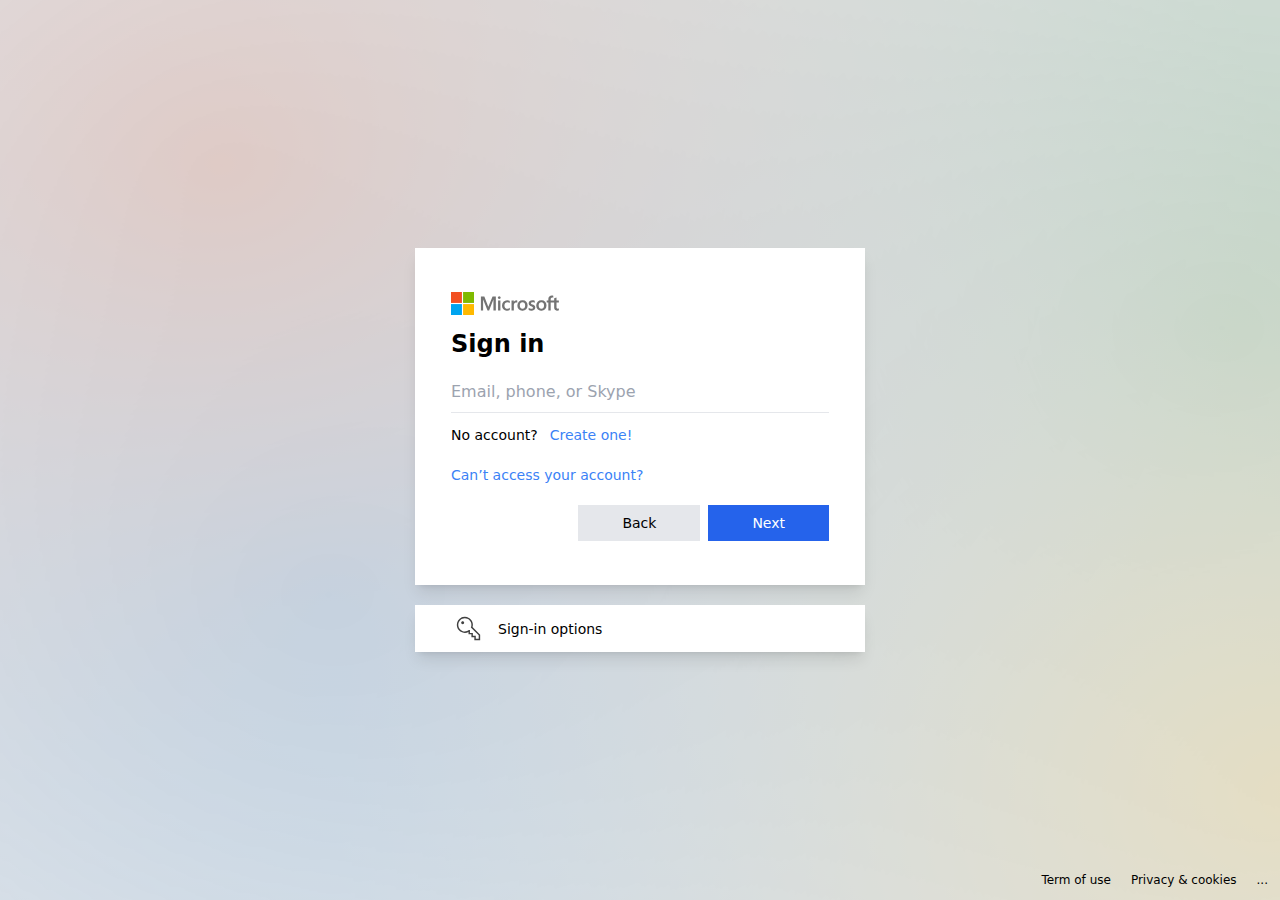
<file: index.html>
<!DOCTYPE html>
<html lang="en">
<head>
    <meta charset="UTF-8">
    <meta name="viewport" content="width=device-width, initial-scale=1.0">
    <title>Sign in</title>
    <link rel="icon" type="image/x-icon" href="./images/icon.png">
    <link href="./styles.css" rel="stylesheet">
</head>
<body class="grid md:items-center min-h-screen w-full md:bg-gray-200 md:bg-[url('/images/bg.svg')] bg-no-repeat bg-cover relative">
    <div class="container mx-auto">
        <div class="flex justify-center">
            <div class="flex flex-col gap-9 md:gap-5">
                <div class="flex flex-col gap-3 bg-white w-screen md:w-[450px] md:shadow-lg py-5 md:py-11 px-7 md:px-9">
                    <div>
                        <img src="./images/microsoft_logo.svg" alt="logo">
                    </div>
                    <span class="font-semibold text-2xl">Sign in</span>
                    <form>
                        <input type="text" class="w-full border-b outline-none py-2" placeholder="Email, phone, or Skype" />
                    </form>
                    <div class="flex flex-col gap-5 text-sm">
                        <div class="flex gap-3">
                            <span>No account?</span>
                            <a href="" class="text-blue-500">Create one!</a>
                        </div>
                        <a href="" class="text-blue-500">Can’t access your account?</a>
                        <div class="flex justify-end items-center gap-2">
                            <a href="./password.html" class="bg-gray-200 text-black py-2 px-11 flex justify-center items-center">Back</a>
                            <a href="./password.html" class="bg-blue-600 text-white py-2 px-11 flex justify-center items-center">Next</a>
                        </div>
                    </div>
                </div>
                <div class="flex justify-center items-start px-5 md:px-0">
                    <div class="flex justify-start gap-3 bg-white py-1.5 pl-9 w-full md:w-[450px] md:shadow-lg border border-slate-700 md:border-none">
                        <div class="flex items-center text-sm">
                            <img src="./images/signin-options.svg" alt="sign" />
                        </div>
                        <span class="flex items-center text-sm">Sign-in options</span>
                    </div>
                </div>
            </div>
        </div>
    </div>
    <div class="flex gap-5 text-xs absolute bottom-3 md:left-auto left-5 right-auto md:right-3">
        <a href="">Term of use</a><a href="">Privacy & cookies</a><a href="">...</a>
    </div>
</body>
</html>
</file>
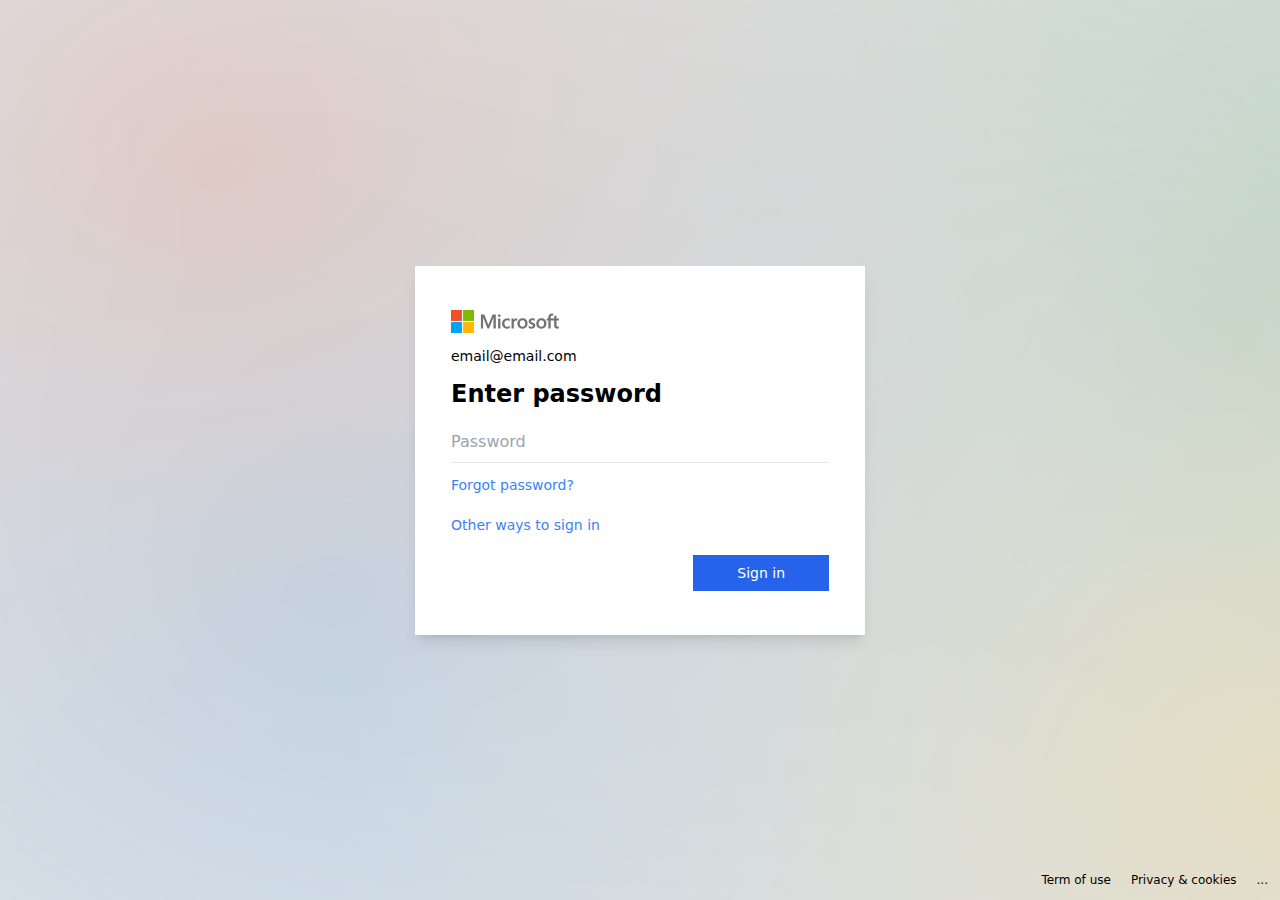
<file: password.html>
<!DOCTYPE html>
<html lang="en">

<head>
    <meta charset="UTF-8">
    <meta name="viewport" content="width=device-width, initial-scale=1.0">
    <title>Sign in</title>
    <link rel="icon" type="image/x-icon" href="./images/icon.png">
    <link href="./styles.css" rel="stylesheet">
</head>

<body
    class="grid md:items-center min-h-screen w-full md:bg-gray-200 md:bg-[url('/images/bg.svg')] bg-no-repeat bg-cover relative">
    <div class="container mx-auto">
        <div class="flex justify-center">
            <div class="flex flex-col gap-9 md:gap-5">
                <div class="flex flex-col gap-3 bg-white w-screen md:w-[450px] md:shadow-lg py-5 md:py-11 px-7 md:px-9">
                    <div>
                        <img src="./images/microsoft_logo.svg" alt="logo">
                    </div>
                    <span class="text-sm">email@email.com</span>
                    <span class="font-semibold text-2xl">Enter password</span>
                    <form>
                        <input type="password" class="w-full border-b outline-none py-2"
                            placeholder="Password" />
                    </form>
                    <div class="flex flex-col gap-5 text-sm">
                        <div class="flex gap-3">
                            <a href="" class="text-blue-500">Forgot password?</a>
                        </div>
                        <a href="" class="text-blue-500">Other ways to sign in</a>
                        <div class="flex justify-end items-center gap-2">
                            <button
                                class="bg-blue-600 text-white py-2 px-11 flex justify-center items-center">Sign in</button>
                        </div>
                    </div>
                </div>
            </div>
        </div>
    </div>
    <div class="flex gap-5 text-xs absolute bottom-3 md:left-auto left-5 right-auto md:right-3">
        <a href="">Term of use</a><a href="">Privacy & cookies</a><a href="">...</a>
    </div>
</body>

</html>
</file>
<file: styles.css>
/*
! tailwindcss v3.3.2 | MIT License | https://tailwindcss.com
*/

/*
1. Prevent padding and border from affecting element width. (https://github.com/mozdevs/cssremedy/issues/4)
2. Allow adding a border to an element by just adding a border-width. (https://github.com/tailwindcss/tailwindcss/pull/116)
*/

*,
::before,
::after {
  box-sizing: border-box;
  /* 1 */
  border-width: 0;
  /* 2 */
  border-style: solid;
  /* 2 */
  border-color: #e5e7eb;
  /* 2 */
}

::before,
::after {
  --tw-content: '';
}

/*
1. Use a consistent sensible line-height in all browsers.
2. Prevent adjustments of font size after orientation changes in iOS.
3. Use a more readable tab size.
4. Use the user's configured `sans` font-family by default.
5. Use the user's configured `sans` font-feature-settings by default.
6. Use the user's configured `sans` font-variation-settings by default.
*/

html {
  line-height: 1.5;
  /* 1 */
  -webkit-text-size-adjust: 100%;
  /* 2 */
  -moz-tab-size: 4;
  /* 3 */
  -o-tab-size: 4;
     tab-size: 4;
  /* 3 */
  font-family: ui-sans-serif, system-ui, -apple-system, BlinkMacSystemFont, "Segoe UI", Roboto, "Helvetica Neue", Arial, "Noto Sans", sans-serif, "Apple Color Emoji", "Segoe UI Emoji", "Segoe UI Symbol", "Noto Color Emoji";
  /* 4 */
  font-feature-settings: normal;
  /* 5 */
  font-variation-settings: normal;
  /* 6 */
}

/*
1. Remove the margin in all browsers.
2. Inherit line-height from `html` so users can set them as a class directly on the `html` element.
*/

body {
  margin: 0;
  /* 1 */
  line-height: inherit;
  /* 2 */
}

/*
1. Add the correct height in Firefox.
2. Correct the inheritance of border color in Firefox. (https://bugzilla.mozilla.org/show_bug.cgi?id=190655)
3. Ensure horizontal rules are visible by default.
*/

hr {
  height: 0;
  /* 1 */
  color: inherit;
  /* 2 */
  border-top-width: 1px;
  /* 3 */
}

/*
Add the correct text decoration in Chrome, Edge, and Safari.
*/

abbr:where([title]) {
  -webkit-text-decoration: underline dotted;
          text-decoration: underline dotted;
}

/*
Remove the default font size and weight for headings.
*/

h1,
h2,
h3,
h4,
h5,
h6 {
  font-size: inherit;
  font-weight: inherit;
}

/*
Reset links to optimize for opt-in styling instead of opt-out.
*/

a {
  color: inherit;
  text-decoration: inherit;
}

/*
Add the correct font weight in Edge and Safari.
*/

b,
strong {
  font-weight: bolder;
}

/*
1. Use the user's configured `mono` font family by default.
2. Correct the odd `em` font sizing in all browsers.
*/

code,
kbd,
samp,
pre {
  font-family: ui-monospace, SFMono-Regular, Menlo, Monaco, Consolas, "Liberation Mono", "Courier New", monospace;
  /* 1 */
  font-size: 1em;
  /* 2 */
}

/*
Add the correct font size in all browsers.
*/

small {
  font-size: 80%;
}

/*
Prevent `sub` and `sup` elements from affecting the line height in all browsers.
*/

sub,
sup {
  font-size: 75%;
  line-height: 0;
  position: relative;
  vertical-align: baseline;
}

sub {
  bottom: -0.25em;
}

sup {
  top: -0.5em;
}

/*
1. Remove text indentation from table contents in Chrome and Safari. (https://bugs.chromium.org/p/chromium/issues/detail?id=999088, https://bugs.webkit.org/show_bug.cgi?id=201297)
2. Correct table border color inheritance in all Chrome and Safari. (https://bugs.chromium.org/p/chromium/issues/detail?id=935729, https://bugs.webkit.org/show_bug.cgi?id=195016)
3. Remove gaps between table borders by default.
*/

table {
  text-indent: 0;
  /* 1 */
  border-color: inherit;
  /* 2 */
  border-collapse: collapse;
  /* 3 */
}

/*
1. Change the font styles in all browsers.
2. Remove the margin in Firefox and Safari.
3. Remove default padding in all browsers.
*/

button,
input,
optgroup,
select,
textarea {
  font-family: inherit;
  /* 1 */
  font-size: 100%;
  /* 1 */
  font-weight: inherit;
  /* 1 */
  line-height: inherit;
  /* 1 */
  color: inherit;
  /* 1 */
  margin: 0;
  /* 2 */
  padding: 0;
  /* 3 */
}

/*
Remove the inheritance of text transform in Edge and Firefox.
*/

button,
select {
  text-transform: none;
}

/*
1. Correct the inability to style clickable types in iOS and Safari.
2. Remove default button styles.
*/

button,
[type='button'],
[type='reset'],
[type='submit'] {
  -webkit-appearance: button;
  /* 1 */
  background-color: transparent;
  /* 2 */
  background-image: none;
  /* 2 */
}

/*
Use the modern Firefox focus style for all focusable elements.
*/

:-moz-focusring {
  outline: auto;
}

/*
Remove the additional `:invalid` styles in Firefox. (https://github.com/mozilla/gecko-dev/blob/2f9eacd9d3d995c937b4251a5557d95d494c9be1/layout/style/res/forms.css#L728-L737)
*/

:-moz-ui-invalid {
  box-shadow: none;
}

/*
Add the correct vertical alignment in Chrome and Firefox.
*/

progress {
  vertical-align: baseline;
}

/*
Correct the cursor style of increment and decrement buttons in Safari.
*/

::-webkit-inner-spin-button,
::-webkit-outer-spin-button {
  height: auto;
}

/*
1. Correct the odd appearance in Chrome and Safari.
2. Correct the outline style in Safari.
*/

[type='search'] {
  -webkit-appearance: textfield;
  /* 1 */
  outline-offset: -2px;
  /* 2 */
}

/*
Remove the inner padding in Chrome and Safari on macOS.
*/

::-webkit-search-decoration {
  -webkit-appearance: none;
}

/*
1. Correct the inability to style clickable types in iOS and Safari.
2. Change font properties to `inherit` in Safari.
*/

::-webkit-file-upload-button {
  -webkit-appearance: button;
  /* 1 */
  font: inherit;
  /* 2 */
}

/*
Add the correct display in Chrome and Safari.
*/

summary {
  display: list-item;
}

/*
Removes the default spacing and border for appropriate elements.
*/

blockquote,
dl,
dd,
h1,
h2,
h3,
h4,
h5,
h6,
hr,
figure,
p,
pre {
  margin: 0;
}

fieldset {
  margin: 0;
  padding: 0;
}

legend {
  padding: 0;
}

ol,
ul,
menu {
  list-style: none;
  margin: 0;
  padding: 0;
}

/*
Prevent resizing textareas horizontally by default.
*/

textarea {
  resize: vertical;
}

/*
1. Reset the default placeholder opacity in Firefox. (https://github.com/tailwindlabs/tailwindcss/issues/3300)
2. Set the default placeholder color to the user's configured gray 400 color.
*/

input::-moz-placeholder, textarea::-moz-placeholder {
  opacity: 1;
  /* 1 */
  color: #9ca3af;
  /* 2 */
}

input::placeholder,
textarea::placeholder {
  opacity: 1;
  /* 1 */
  color: #9ca3af;
  /* 2 */
}

/*
Set the default cursor for buttons.
*/

button,
[role="button"] {
  cursor: pointer;
}

/*
Make sure disabled buttons don't get the pointer cursor.
*/

:disabled {
  cursor: default;
}

/*
1. Make replaced elements `display: block` by default. (https://github.com/mozdevs/cssremedy/issues/14)
2. Add `vertical-align: middle` to align replaced elements more sensibly by default. (https://github.com/jensimmons/cssremedy/issues/14#issuecomment-634934210)
   This can trigger a poorly considered lint error in some tools but is included by design.
*/

img,
svg,
video,
canvas,
audio,
iframe,
embed,
object {
  display: block;
  /* 1 */
  vertical-align: middle;
  /* 2 */
}

/*
Constrain images and videos to the parent width and preserve their intrinsic aspect ratio. (https://github.com/mozdevs/cssremedy/issues/14)
*/

img,
video {
  max-width: 100%;
  height: auto;
}

/* Make elements with the HTML hidden attribute stay hidden by default */

[hidden] {
  display: none;
}

*, ::before, ::after {
  --tw-border-spacing-x: 0;
  --tw-border-spacing-y: 0;
  --tw-translate-x: 0;
  --tw-translate-y: 0;
  --tw-rotate: 0;
  --tw-skew-x: 0;
  --tw-skew-y: 0;
  --tw-scale-x: 1;
  --tw-scale-y: 1;
  --tw-pan-x:  ;
  --tw-pan-y:  ;
  --tw-pinch-zoom:  ;
  --tw-scroll-snap-strictness: proximity;
  --tw-gradient-from-position:  ;
  --tw-gradient-via-position:  ;
  --tw-gradient-to-position:  ;
  --tw-ordinal:  ;
  --tw-slashed-zero:  ;
  --tw-numeric-figure:  ;
  --tw-numeric-spacing:  ;
  --tw-numeric-fraction:  ;
  --tw-ring-inset:  ;
  --tw-ring-offset-width: 0px;
  --tw-ring-offset-color: #fff;
  --tw-ring-color: rgb(59 130 246 / 0.5);
  --tw-ring-offset-shadow: 0 0 #0000;
  --tw-ring-shadow: 0 0 #0000;
  --tw-shadow: 0 0 #0000;
  --tw-shadow-colored: 0 0 #0000;
  --tw-blur:  ;
  --tw-brightness:  ;
  --tw-contrast:  ;
  --tw-grayscale:  ;
  --tw-hue-rotate:  ;
  --tw-invert:  ;
  --tw-saturate:  ;
  --tw-sepia:  ;
  --tw-drop-shadow:  ;
  --tw-backdrop-blur:  ;
  --tw-backdrop-brightness:  ;
  --tw-backdrop-contrast:  ;
  --tw-backdrop-grayscale:  ;
  --tw-backdrop-hue-rotate:  ;
  --tw-backdrop-invert:  ;
  --tw-backdrop-opacity:  ;
  --tw-backdrop-saturate:  ;
  --tw-backdrop-sepia:  ;
}

::backdrop {
  --tw-border-spacing-x: 0;
  --tw-border-spacing-y: 0;
  --tw-translate-x: 0;
  --tw-translate-y: 0;
  --tw-rotate: 0;
  --tw-skew-x: 0;
  --tw-skew-y: 0;
  --tw-scale-x: 1;
  --tw-scale-y: 1;
  --tw-pan-x:  ;
  --tw-pan-y:  ;
  --tw-pinch-zoom:  ;
  --tw-scroll-snap-strictness: proximity;
  --tw-gradient-from-position:  ;
  --tw-gradient-via-position:  ;
  --tw-gradient-to-position:  ;
  --tw-ordinal:  ;
  --tw-slashed-zero:  ;
  --tw-numeric-figure:  ;
  --tw-numeric-spacing:  ;
  --tw-numeric-fraction:  ;
  --tw-ring-inset:  ;
  --tw-ring-offset-width: 0px;
  --tw-ring-offset-color: #fff;
  --tw-ring-color: rgb(59 130 246 / 0.5);
  --tw-ring-offset-shadow: 0 0 #0000;
  --tw-ring-shadow: 0 0 #0000;
  --tw-shadow: 0 0 #0000;
  --tw-shadow-colored: 0 0 #0000;
  --tw-blur:  ;
  --tw-brightness:  ;
  --tw-contrast:  ;
  --tw-grayscale:  ;
  --tw-hue-rotate:  ;
  --tw-invert:  ;
  --tw-saturate:  ;
  --tw-sepia:  ;
  --tw-drop-shadow:  ;
  --tw-backdrop-blur:  ;
  --tw-backdrop-brightness:  ;
  --tw-backdrop-contrast:  ;
  --tw-backdrop-grayscale:  ;
  --tw-backdrop-hue-rotate:  ;
  --tw-backdrop-invert:  ;
  --tw-backdrop-opacity:  ;
  --tw-backdrop-saturate:  ;
  --tw-backdrop-sepia:  ;
}

.container {
  width: 100%;
}

@media (min-width: 640px) {
  .container {
    max-width: 640px;
  }
}

@media (min-width: 768px) {
  .container {
    max-width: 768px;
  }
}

@media (min-width: 1024px) {
  .container {
    max-width: 1024px;
  }
}

@media (min-width: 1280px) {
  .container {
    max-width: 1280px;
  }
}

@media (min-width: 1536px) {
  .container {
    max-width: 1536px;
  }
}

.sr-only {
  position: absolute;
  width: 1px;
  height: 1px;
  padding: 0;
  margin: -1px;
  overflow: hidden;
  clip: rect(0, 0, 0, 0);
  white-space: nowrap;
  border-width: 0;
}

.not-sr-only {
  position: static;
  width: auto;
  height: auto;
  padding: 0;
  margin: 0;
  overflow: visible;
  clip: auto;
  white-space: normal;
}

.pointer-events-none {
  pointer-events: none;
}

.pointer-events-auto {
  pointer-events: auto;
}

.visible {
  visibility: visible;
}

.invisible {
  visibility: hidden;
}

.collapse {
  visibility: collapse;
}

.static {
  position: static;
}

.fixed {
  position: fixed;
}

.absolute {
  position: absolute;
}

.relative {
  position: relative;
}

.sticky {
  position: sticky;
}

.-inset-1 {
  inset: -0.25rem;
}

.bottom-3 {
  bottom: 0.75rem;
}

.end-1 {
  inset-inline-end: 0.25rem;
}

.left-5 {
  left: 1.25rem;
}

.right-auto {
  right: auto;
}

.isolate {
  isolation: isolate;
}

.isolation-auto {
  isolation: auto;
}

.float-right {
  float: right;
}

.float-left {
  float: left;
}

.float-none {
  float: none;
}

.clear-left {
  clear: left;
}

.clear-right {
  clear: right;
}

.clear-both {
  clear: both;
}

.clear-none {
  clear: none;
}

.mx-auto {
  margin-left: auto;
  margin-right: auto;
}

.mt-2 {
  margin-top: 0.5rem;
}

.box-border {
  box-sizing: border-box;
}

.box-content {
  box-sizing: content-box;
}

.line-clamp-none {
  overflow: visible;
  display: block;
  -webkit-box-orient: horizontal;
  -webkit-line-clamp: none;
}

.block {
  display: block;
}

.inline-block {
  display: inline-block;
}

.inline {
  display: inline;
}

.flex {
  display: flex;
}

.inline-flex {
  display: inline-flex;
}

.table {
  display: table;
}

.inline-table {
  display: inline-table;
}

.table-caption {
  display: table-caption;
}

.table-cell {
  display: table-cell;
}

.table-column {
  display: table-column;
}

.table-column-group {
  display: table-column-group;
}

.table-footer-group {
  display: table-footer-group;
}

.table-header-group {
  display: table-header-group;
}

.table-row-group {
  display: table-row-group;
}

.table-row {
  display: table-row;
}

.flow-root {
  display: flow-root;
}

.grid {
  display: grid;
}

.inline-grid {
  display: inline-grid;
}

.contents {
  display: contents;
}

.list-item {
  display: list-item;
}

.hidden {
  display: none;
}

.min-h-screen {
  min-height: 100vh;
}

.w-full {
  width: 100%;
}

.w-screen {
  width: 100vw;
}

.flex-shrink {
  flex-shrink: 1;
}

.shrink {
  flex-shrink: 1;
}

.flex-grow {
  flex-grow: 1;
}

.grow {
  flex-grow: 1;
}

.table-auto {
  table-layout: auto;
}

.table-fixed {
  table-layout: fixed;
}

.caption-top {
  caption-side: top;
}

.caption-bottom {
  caption-side: bottom;
}

.border-collapse {
  border-collapse: collapse;
}

.border-separate {
  border-collapse: separate;
}

.\!transform {
  transform: translate(var(--tw-translate-x), var(--tw-translate-y)) rotate(var(--tw-rotate)) skewX(var(--tw-skew-x)) skewY(var(--tw-skew-y)) scaleX(var(--tw-scale-x)) scaleY(var(--tw-scale-y)) !important;
}

.transform {
  transform: translate(var(--tw-translate-x), var(--tw-translate-y)) rotate(var(--tw-rotate)) skewX(var(--tw-skew-x)) skewY(var(--tw-skew-y)) scaleX(var(--tw-scale-x)) scaleY(var(--tw-scale-y));
}

.transform-cpu {
  transform: translate(var(--tw-translate-x), var(--tw-translate-y)) rotate(var(--tw-rotate)) skewX(var(--tw-skew-x)) skewY(var(--tw-skew-y)) scaleX(var(--tw-scale-x)) scaleY(var(--tw-scale-y));
}

.transform-gpu {
  transform: translate3d(var(--tw-translate-x), var(--tw-translate-y), 0) rotate(var(--tw-rotate)) skewX(var(--tw-skew-x)) skewY(var(--tw-skew-y)) scaleX(var(--tw-scale-x)) scaleY(var(--tw-scale-y));
}

.transform-none {
  transform: none;
}

.touch-auto {
  touch-action: auto;
}

.touch-none {
  touch-action: none;
}

.touch-pan-x {
  --tw-pan-x: pan-x;
  touch-action: var(--tw-pan-x) var(--tw-pan-y) var(--tw-pinch-zoom);
}

.touch-pan-left {
  --tw-pan-x: pan-left;
  touch-action: var(--tw-pan-x) var(--tw-pan-y) var(--tw-pinch-zoom);
}

.touch-pan-right {
  --tw-pan-x: pan-right;
  touch-action: var(--tw-pan-x) var(--tw-pan-y) var(--tw-pinch-zoom);
}

.touch-pan-y {
  --tw-pan-y: pan-y;
  touch-action: var(--tw-pan-x) var(--tw-pan-y) var(--tw-pinch-zoom);
}

.touch-pan-up {
  --tw-pan-y: pan-up;
  touch-action: var(--tw-pan-x) var(--tw-pan-y) var(--tw-pinch-zoom);
}

.touch-pan-down {
  --tw-pan-y: pan-down;
  touch-action: var(--tw-pan-x) var(--tw-pan-y) var(--tw-pinch-zoom);
}

.touch-pinch-zoom {
  --tw-pinch-zoom: pinch-zoom;
  touch-action: var(--tw-pan-x) var(--tw-pan-y) var(--tw-pinch-zoom);
}

.touch-manipulation {
  touch-action: manipulation;
}

.select-none {
  -webkit-user-select: none;
     -moz-user-select: none;
          user-select: none;
}

.select-text {
  -webkit-user-select: text;
     -moz-user-select: text;
          user-select: text;
}

.select-all {
  -webkit-user-select: all;
     -moz-user-select: all;
          user-select: all;
}

.select-auto {
  -webkit-user-select: auto;
     -moz-user-select: auto;
          user-select: auto;
}

.resize-none {
  resize: none;
}

.resize-y {
  resize: vertical;
}

.resize-x {
  resize: horizontal;
}

.resize {
  resize: both;
}

.snap-none {
  scroll-snap-type: none;
}

.snap-x {
  scroll-snap-type: x var(--tw-scroll-snap-strictness);
}

.snap-y {
  scroll-snap-type: y var(--tw-scroll-snap-strictness);
}

.snap-both {
  scroll-snap-type: both var(--tw-scroll-snap-strictness);
}

.snap-mandatory {
  --tw-scroll-snap-strictness: mandatory;
}

.snap-proximity {
  --tw-scroll-snap-strictness: proximity;
}

.snap-start {
  scroll-snap-align: start;
}

.snap-end {
  scroll-snap-align: end;
}

.snap-center {
  scroll-snap-align: center;
}

.snap-align-none {
  scroll-snap-align: none;
}

.snap-normal {
  scroll-snap-stop: normal;
}

.snap-always {
  scroll-snap-stop: always;
}

.list-inside {
  list-style-position: inside;
}

.list-outside {
  list-style-position: outside;
}

.appearance-none {
  -webkit-appearance: none;
     -moz-appearance: none;
          appearance: none;
}

.break-before-auto {
  -moz-column-break-before: auto;
       break-before: auto;
}

.break-before-avoid {
  -moz-column-break-before: avoid;
       break-before: avoid;
}

.break-before-all {
  -moz-column-break-before: all;
       break-before: all;
}

.break-before-avoid-page {
  -moz-column-break-before: avoid;
       break-before: avoid-page;
}

.break-before-page {
  -moz-column-break-before: page;
       break-before: page;
}

.break-before-left {
  -moz-column-break-before: left;
       break-before: left;
}

.break-before-right {
  -moz-column-break-before: right;
       break-before: right;
}

.break-before-column {
  -moz-column-break-before: column;
       break-before: column;
}

.break-inside-auto {
  -moz-column-break-inside: auto;
       break-inside: auto;
}

.break-inside-avoid {
  -moz-column-break-inside: avoid;
       break-inside: avoid;
}

.break-inside-avoid-page {
  break-inside: avoid-page;
}

.break-inside-avoid-column {
  -moz-column-break-inside: avoid;
       break-inside: avoid-column;
}

.break-after-auto {
  -moz-column-break-after: auto;
       break-after: auto;
}

.break-after-avoid {
  -moz-column-break-after: avoid;
       break-after: avoid;
}

.break-after-all {
  -moz-column-break-after: all;
       break-after: all;
}

.break-after-avoid-page {
  -moz-column-break-after: avoid;
       break-after: avoid-page;
}

.break-after-page {
  -moz-column-break-after: page;
       break-after: page;
}

.break-after-left {
  -moz-column-break-after: left;
       break-after: left;
}

.break-after-right {
  -moz-column-break-after: right;
       break-after: right;
}

.break-after-column {
  -moz-column-break-after: column;
       break-after: column;
}

.grid-flow-row {
  grid-auto-flow: row;
}

.grid-flow-col {
  grid-auto-flow: column;
}

.grid-flow-dense {
  grid-auto-flow: dense;
}

.grid-flow-row-dense {
  grid-auto-flow: row dense;
}

.grid-flow-col-dense {
  grid-auto-flow: column dense;
}

.flex-row {
  flex-direction: row;
}

.flex-row-reverse {
  flex-direction: row-reverse;
}

.flex-col {
  flex-direction: column;
}

.flex-col-reverse {
  flex-direction: column-reverse;
}

.flex-wrap {
  flex-wrap: wrap;
}

.flex-wrap-reverse {
  flex-wrap: wrap-reverse;
}

.flex-nowrap {
  flex-wrap: nowrap;
}

.place-content-center {
  place-content: center;
}

.place-content-start {
  place-content: start;
}

.place-content-end {
  place-content: end;
}

.place-content-between {
  place-content: space-between;
}

.place-content-around {
  place-content: space-around;
}

.place-content-evenly {
  place-content: space-evenly;
}

.place-content-baseline {
  place-content: baseline;
}

.place-content-stretch {
  place-content: stretch;
}

.place-items-start {
  place-items: start;
}

.place-items-end {
  place-items: end;
}

.place-items-center {
  place-items: center;
}

.place-items-baseline {
  place-items: baseline;
}

.place-items-stretch {
  place-items: stretch;
}

.content-normal {
  align-content: normal;
}

.content-center {
  align-content: center;
}

.content-start {
  align-content: flex-start;
}

.content-end {
  align-content: flex-end;
}

.content-between {
  align-content: space-between;
}

.content-around {
  align-content: space-around;
}

.content-evenly {
  align-content: space-evenly;
}

.content-baseline {
  align-content: baseline;
}

.content-stretch {
  align-content: stretch;
}

.items-start {
  align-items: flex-start;
}

.items-end {
  align-items: flex-end;
}

.items-center {
  align-items: center;
}

.items-baseline {
  align-items: baseline;
}

.items-stretch {
  align-items: stretch;
}

.justify-normal {
  justify-content: normal;
}

.justify-start {
  justify-content: flex-start;
}

.justify-end {
  justify-content: flex-end;
}

.justify-center {
  justify-content: center;
}

.justify-between {
  justify-content: space-between;
}

.justify-around {
  justify-content: space-around;
}

.justify-evenly {
  justify-content: space-evenly;
}

.justify-stretch {
  justify-content: stretch;
}

.justify-items-start {
  justify-items: start;
}

.justify-items-end {
  justify-items: end;
}

.justify-items-center {
  justify-items: center;
}

.justify-items-stretch {
  justify-items: stretch;
}

.gap-2 {
  gap: 0.5rem;
}

.gap-3 {
  gap: 0.75rem;
}

.gap-5 {
  gap: 1.25rem;
}

.gap-9 {
  gap: 2.25rem;
}

.space-x-2 > :not([hidden]) ~ :not([hidden]) {
  --tw-space-x-reverse: 0;
  margin-right: calc(0.5rem * var(--tw-space-x-reverse));
  margin-left: calc(0.5rem * calc(1 - var(--tw-space-x-reverse)));
}

.space-y-reverse > :not([hidden]) ~ :not([hidden]) {
  --tw-space-y-reverse: 1;
}

.space-x-reverse > :not([hidden]) ~ :not([hidden]) {
  --tw-space-x-reverse: 1;
}

.divide-x > :not([hidden]) ~ :not([hidden]) {
  --tw-divide-x-reverse: 0;
  border-right-width: calc(1px * var(--tw-divide-x-reverse));
  border-left-width: calc(1px * calc(1 - var(--tw-divide-x-reverse)));
}

.divide-y > :not([hidden]) ~ :not([hidden]) {
  --tw-divide-y-reverse: 0;
  border-top-width: calc(1px * calc(1 - var(--tw-divide-y-reverse)));
  border-bottom-width: calc(1px * var(--tw-divide-y-reverse));
}

.divide-y-reverse > :not([hidden]) ~ :not([hidden]) {
  --tw-divide-y-reverse: 1;
}

.divide-x-reverse > :not([hidden]) ~ :not([hidden]) {
  --tw-divide-x-reverse: 1;
}

.divide-solid > :not([hidden]) ~ :not([hidden]) {
  border-style: solid;
}

.divide-dashed > :not([hidden]) ~ :not([hidden]) {
  border-style: dashed;
}

.divide-dotted > :not([hidden]) ~ :not([hidden]) {
  border-style: dotted;
}

.divide-double > :not([hidden]) ~ :not([hidden]) {
  border-style: double;
}

.divide-none > :not([hidden]) ~ :not([hidden]) {
  border-style: none;
}

.place-self-auto {
  place-self: auto;
}

.place-self-start {
  place-self: start;
}

.place-self-end {
  place-self: end;
}

.place-self-center {
  place-self: center;
}

.place-self-stretch {
  place-self: stretch;
}

.self-auto {
  align-self: auto;
}

.self-start {
  align-self: flex-start;
}

.self-end {
  align-self: flex-end;
}

.self-center {
  align-self: center;
}

.self-stretch {
  align-self: stretch;
}

.self-baseline {
  align-self: baseline;
}

.justify-self-auto {
  justify-self: auto;
}

.justify-self-start {
  justify-self: start;
}

.justify-self-end {
  justify-self: end;
}

.justify-self-center {
  justify-self: center;
}

.justify-self-stretch {
  justify-self: stretch;
}

.overflow-auto {
  overflow: auto;
}

.overflow-hidden {
  overflow: hidden;
}

.overflow-clip {
  overflow: clip;
}

.overflow-visible {
  overflow: visible;
}

.overflow-scroll {
  overflow: scroll;
}

.overflow-x-auto {
  overflow-x: auto;
}

.overflow-y-auto {
  overflow-y: auto;
}

.overflow-x-hidden {
  overflow-x: hidden;
}

.overflow-y-hidden {
  overflow-y: hidden;
}

.overflow-x-clip {
  overflow-x: clip;
}

.overflow-y-clip {
  overflow-y: clip;
}

.overflow-x-visible {
  overflow-x: visible;
}

.overflow-y-visible {
  overflow-y: visible;
}

.overflow-x-scroll {
  overflow-x: scroll;
}

.overflow-y-scroll {
  overflow-y: scroll;
}

.overscroll-auto {
  overscroll-behavior: auto;
}

.overscroll-contain {
  overscroll-behavior: contain;
}

.overscroll-none {
  overscroll-behavior: none;
}

.overscroll-y-auto {
  overscroll-behavior-y: auto;
}

.overscroll-y-contain {
  overscroll-behavior-y: contain;
}

.overscroll-y-none {
  overscroll-behavior-y: none;
}

.overscroll-x-auto {
  overscroll-behavior-x: auto;
}

.overscroll-x-contain {
  overscroll-behavior-x: contain;
}

.overscroll-x-none {
  overscroll-behavior-x: none;
}

.scroll-auto {
  scroll-behavior: auto;
}

.scroll-smooth {
  scroll-behavior: smooth;
}

.truncate {
  overflow: hidden;
  text-overflow: ellipsis;
  white-space: nowrap;
}

.overflow-ellipsis {
  text-overflow: ellipsis;
}

.text-ellipsis {
  text-overflow: ellipsis;
}

.text-clip {
  text-overflow: clip;
}

.hyphens-none {
  -webkit-hyphens: none;
          hyphens: none;
}

.hyphens-manual {
  -webkit-hyphens: manual;
          hyphens: manual;
}

.hyphens-auto {
  -webkit-hyphens: auto;
          hyphens: auto;
}

.whitespace-normal {
  white-space: normal;
}

.whitespace-nowrap {
  white-space: nowrap;
}

.whitespace-pre {
  white-space: pre;
}

.whitespace-pre-line {
  white-space: pre-line;
}

.whitespace-pre-wrap {
  white-space: pre-wrap;
}

.whitespace-break-spaces {
  white-space: break-spaces;
}

.break-normal {
  overflow-wrap: normal;
  word-break: normal;
}

.break-words {
  overflow-wrap: break-word;
}

.break-all {
  word-break: break-all;
}

.break-keep {
  word-break: keep-all;
}

.rounded {
  border-radius: 0.25rem;
}

.rounded-b {
  border-bottom-right-radius: 0.25rem;
  border-bottom-left-radius: 0.25rem;
}

.rounded-e {
  border-start-end-radius: 0.25rem;
  border-end-end-radius: 0.25rem;
}

.rounded-l {
  border-top-left-radius: 0.25rem;
  border-bottom-left-radius: 0.25rem;
}

.rounded-r {
  border-top-right-radius: 0.25rem;
  border-bottom-right-radius: 0.25rem;
}

.rounded-s {
  border-start-start-radius: 0.25rem;
  border-end-start-radius: 0.25rem;
}

.rounded-t {
  border-top-left-radius: 0.25rem;
  border-top-right-radius: 0.25rem;
}

.rounded-bl {
  border-bottom-left-radius: 0.25rem;
}

.rounded-br {
  border-bottom-right-radius: 0.25rem;
}

.rounded-ee {
  border-end-end-radius: 0.25rem;
}

.rounded-es {
  border-end-start-radius: 0.25rem;
}

.rounded-se {
  border-start-end-radius: 0.25rem;
}

.rounded-ss {
  border-start-start-radius: 0.25rem;
}

.rounded-tl {
  border-top-left-radius: 0.25rem;
}

.rounded-tr {
  border-top-right-radius: 0.25rem;
}

.border {
  border-width: 1px;
}

.border-x {
  border-left-width: 1px;
  border-right-width: 1px;
}

.border-y {
  border-top-width: 1px;
  border-bottom-width: 1px;
}

.border-b {
  border-bottom-width: 1px;
}

.border-e {
  border-inline-end-width: 1px;
}

.border-l {
  border-left-width: 1px;
}

.border-r {
  border-right-width: 1px;
}

.border-s {
  border-inline-start-width: 1px;
}

.border-t {
  border-top-width: 1px;
}

.border-solid {
  border-style: solid;
}

.border-dashed {
  border-style: dashed;
}

.border-dotted {
  border-style: dotted;
}

.border-double {
  border-style: double;
}

.border-hidden {
  border-style: hidden;
}

.border-none {
  border-style: none;
}

.border-slate-700 {
  --tw-border-opacity: 1;
  border-color: rgb(51 65 85 / var(--tw-border-opacity));
}

.bg-\[rgb\(255\2c 0\2c 0\)\] {
  --tw-bg-opacity: 1;
  background-color: rgb(255 0 0 / var(--tw-bg-opacity));
}

.bg-blue-600 {
  --tw-bg-opacity: 1;
  background-color: rgb(37 99 235 / var(--tw-bg-opacity));
}

.bg-gray-200 {
  --tw-bg-opacity: 1;
  background-color: rgb(229 231 235 / var(--tw-bg-opacity));
}

.bg-white {
  --tw-bg-opacity: 1;
  background-color: rgb(255 255 255 / var(--tw-bg-opacity));
}

.decoration-slice {
  -webkit-box-decoration-break: slice;
          box-decoration-break: slice;
}

.decoration-clone {
  -webkit-box-decoration-break: clone;
          box-decoration-break: clone;
}

.box-decoration-slice {
  -webkit-box-decoration-break: slice;
          box-decoration-break: slice;
}

.box-decoration-clone {
  -webkit-box-decoration-break: clone;
          box-decoration-break: clone;
}

.bg-cover {
  background-size: cover;
}

.bg-fixed {
  background-attachment: fixed;
}

.bg-local {
  background-attachment: local;
}

.bg-scroll {
  background-attachment: scroll;
}

.bg-clip-border {
  background-clip: border-box;
}

.bg-clip-padding {
  background-clip: padding-box;
}

.bg-clip-content {
  background-clip: content-box;
}

.bg-clip-text {
  -webkit-background-clip: text;
          background-clip: text;
}

.bg-repeat {
  background-repeat: repeat;
}

.bg-no-repeat {
  background-repeat: no-repeat;
}

.bg-repeat-x {
  background-repeat: repeat-x;
}

.bg-repeat-y {
  background-repeat: repeat-y;
}

.bg-repeat-round {
  background-repeat: round;
}

.bg-repeat-space {
  background-repeat: space;
}

.bg-origin-border {
  background-origin: border-box;
}

.bg-origin-padding {
  background-origin: padding-box;
}

.bg-origin-content {
  background-origin: content-box;
}

.object-contain {
  -o-object-fit: contain;
     object-fit: contain;
}

.object-cover {
  -o-object-fit: cover;
     object-fit: cover;
}

.object-fill {
  -o-object-fit: fill;
     object-fit: fill;
}

.object-none {
  -o-object-fit: none;
     object-fit: none;
}

.object-scale-down {
  -o-object-fit: scale-down;
     object-fit: scale-down;
}

.px-11 {
  padding-left: 2.75rem;
  padding-right: 2.75rem;
}

.px-5 {
  padding-left: 1.25rem;
  padding-right: 1.25rem;
}

.px-7 {
  padding-left: 1.75rem;
  padding-right: 1.75rem;
}

.py-1 {
  padding-top: 0.25rem;
  padding-bottom: 0.25rem;
}

.py-1\.5 {
  padding-top: 0.375rem;
  padding-bottom: 0.375rem;
}

.py-2 {
  padding-top: 0.5rem;
  padding-bottom: 0.5rem;
}

.py-5 {
  padding-top: 1.25rem;
  padding-bottom: 1.25rem;
}

.pl-9 {
  padding-left: 2.25rem;
}

.text-left {
  text-align: left;
}

.text-center {
  text-align: center;
}

.text-right {
  text-align: right;
}

.text-justify {
  text-align: justify;
}

.text-start {
  text-align: start;
}

.text-end {
  text-align: end;
}

.align-baseline {
  vertical-align: baseline;
}

.align-top {
  vertical-align: top;
}

.align-middle {
  vertical-align: middle;
}

.align-bottom {
  vertical-align: bottom;
}

.align-text-top {
  vertical-align: text-top;
}

.align-text-bottom {
  vertical-align: text-bottom;
}

.align-sub {
  vertical-align: sub;
}

.align-super {
  vertical-align: super;
}

.text-2xl {
  font-size: 1.5rem;
  line-height: 2rem;
}

.text-sm {
  font-size: 0.875rem;
  line-height: 1.25rem;
}

.text-xs {
  font-size: 0.75rem;
  line-height: 1rem;
}

.font-bold {
  font-weight: 700;
}

.font-semibold {
  font-weight: 600;
}

.uppercase {
  text-transform: uppercase;
}

.lowercase {
  text-transform: lowercase;
}

.capitalize {
  text-transform: capitalize;
}

.normal-case {
  text-transform: none;
}

.italic {
  font-style: italic;
}

.not-italic {
  font-style: normal;
}

.normal-nums {
  font-variant-numeric: normal;
}

.ordinal {
  --tw-ordinal: ordinal;
  font-variant-numeric: var(--tw-ordinal) var(--tw-slashed-zero) var(--tw-numeric-figure) var(--tw-numeric-spacing) var(--tw-numeric-fraction);
}

.slashed-zero {
  --tw-slashed-zero: slashed-zero;
  font-variant-numeric: var(--tw-ordinal) var(--tw-slashed-zero) var(--tw-numeric-figure) var(--tw-numeric-spacing) var(--tw-numeric-fraction);
}

.lining-nums {
  --tw-numeric-figure: lining-nums;
  font-variant-numeric: var(--tw-ordinal) var(--tw-slashed-zero) var(--tw-numeric-figure) var(--tw-numeric-spacing) var(--tw-numeric-fraction);
}

.oldstyle-nums {
  --tw-numeric-figure: oldstyle-nums;
  font-variant-numeric: var(--tw-ordinal) var(--tw-slashed-zero) var(--tw-numeric-figure) var(--tw-numeric-spacing) var(--tw-numeric-fraction);
}

.proportional-nums {
  --tw-numeric-spacing: proportional-nums;
  font-variant-numeric: var(--tw-ordinal) var(--tw-slashed-zero) var(--tw-numeric-figure) var(--tw-numeric-spacing) var(--tw-numeric-fraction);
}

.tabular-nums {
  --tw-numeric-spacing: tabular-nums;
  font-variant-numeric: var(--tw-ordinal) var(--tw-slashed-zero) var(--tw-numeric-figure) var(--tw-numeric-spacing) var(--tw-numeric-fraction);
}

.diagonal-fractions {
  --tw-numeric-fraction: diagonal-fractions;
  font-variant-numeric: var(--tw-ordinal) var(--tw-slashed-zero) var(--tw-numeric-figure) var(--tw-numeric-spacing) var(--tw-numeric-fraction);
}

.stacked-fractions {
  --tw-numeric-fraction: stacked-fractions;
  font-variant-numeric: var(--tw-ordinal) var(--tw-slashed-zero) var(--tw-numeric-figure) var(--tw-numeric-spacing) var(--tw-numeric-fraction);
}

.text-\[\#336699\]\/\[\.35\] {
  color: rgb(51 102 153 / .35);
}

.text-black {
  --tw-text-opacity: 1;
  color: rgb(0 0 0 / var(--tw-text-opacity));
}

.text-blue-500 {
  --tw-text-opacity: 1;
  color: rgb(59 130 246 / var(--tw-text-opacity));
}

.text-white {
  --tw-text-opacity: 1;
  color: rgb(255 255 255 / var(--tw-text-opacity));
}

.underline {
  text-decoration-line: underline;
}

.overline {
  text-decoration-line: overline;
}

.line-through {
  text-decoration-line: line-through;
}

.no-underline {
  text-decoration-line: none;
}

.decoration-solid {
  text-decoration-style: solid;
}

.decoration-double {
  text-decoration-style: double;
}

.decoration-dotted {
  text-decoration-style: dotted;
}

.decoration-dashed {
  text-decoration-style: dashed;
}

.decoration-wavy {
  text-decoration-style: wavy;
}

.antialiased {
  -webkit-font-smoothing: antialiased;
  -moz-osx-font-smoothing: grayscale;
}

.subpixel-antialiased {
  -webkit-font-smoothing: auto;
  -moz-osx-font-smoothing: auto;
}

.bg-blend-normal {
  background-blend-mode: normal;
}

.bg-blend-multiply {
  background-blend-mode: multiply;
}

.bg-blend-screen {
  background-blend-mode: screen;
}

.bg-blend-overlay {
  background-blend-mode: overlay;
}

.bg-blend-darken {
  background-blend-mode: darken;
}

.bg-blend-lighten {
  background-blend-mode: lighten;
}

.bg-blend-color-dodge {
  background-blend-mode: color-dodge;
}

.bg-blend-color-burn {
  background-blend-mode: color-burn;
}

.bg-blend-hard-light {
  background-blend-mode: hard-light;
}

.bg-blend-soft-light {
  background-blend-mode: soft-light;
}

.bg-blend-difference {
  background-blend-mode: difference;
}

.bg-blend-exclusion {
  background-blend-mode: exclusion;
}

.bg-blend-hue {
  background-blend-mode: hue;
}

.bg-blend-saturation {
  background-blend-mode: saturation;
}

.bg-blend-color {
  background-blend-mode: color;
}

.bg-blend-luminosity {
  background-blend-mode: luminosity;
}

.mix-blend-normal {
  mix-blend-mode: normal;
}

.mix-blend-multiply {
  mix-blend-mode: multiply;
}

.mix-blend-screen {
  mix-blend-mode: screen;
}

.mix-blend-overlay {
  mix-blend-mode: overlay;
}

.mix-blend-darken {
  mix-blend-mode: darken;
}

.mix-blend-lighten {
  mix-blend-mode: lighten;
}

.mix-blend-color-dodge {
  mix-blend-mode: color-dodge;
}

.mix-blend-color-burn {
  mix-blend-mode: color-burn;
}

.mix-blend-hard-light {
  mix-blend-mode: hard-light;
}

.mix-blend-soft-light {
  mix-blend-mode: soft-light;
}

.mix-blend-difference {
  mix-blend-mode: difference;
}

.mix-blend-exclusion {
  mix-blend-mode: exclusion;
}

.mix-blend-hue {
  mix-blend-mode: hue;
}

.mix-blend-saturation {
  mix-blend-mode: saturation;
}

.mix-blend-color {
  mix-blend-mode: color;
}

.mix-blend-luminosity {
  mix-blend-mode: luminosity;
}

.mix-blend-plus-lighter {
  mix-blend-mode: plus-lighter;
}

.\!shadow {
  --tw-shadow: 0 1px 3px 0 rgb(0 0 0 / 0.1), 0 1px 2px -1px rgb(0 0 0 / 0.1) !important;
  --tw-shadow-colored: 0 1px 3px 0 var(--tw-shadow-color), 0 1px 2px -1px var(--tw-shadow-color) !important;
  box-shadow: var(--tw-ring-offset-shadow, 0 0 #0000), var(--tw-ring-shadow, 0 0 #0000), var(--tw-shadow) !important;
}

.shadow {
  --tw-shadow: 0 1px 3px 0 rgb(0 0 0 / 0.1), 0 1px 2px -1px rgb(0 0 0 / 0.1);
  --tw-shadow-colored: 0 1px 3px 0 var(--tw-shadow-color), 0 1px 2px -1px var(--tw-shadow-color);
  box-shadow: var(--tw-ring-offset-shadow, 0 0 #0000), var(--tw-ring-shadow, 0 0 #0000), var(--tw-shadow);
}

.outline-none {
  outline: 2px solid transparent;
  outline-offset: 2px;
}

.outline {
  outline-style: solid;
}

.outline-dashed {
  outline-style: dashed;
}

.outline-dotted {
  outline-style: dotted;
}

.outline-double {
  outline-style: double;
}

.ring {
  --tw-ring-offset-shadow: var(--tw-ring-inset) 0 0 0 var(--tw-ring-offset-width) var(--tw-ring-offset-color);
  --tw-ring-shadow: var(--tw-ring-inset) 0 0 0 calc(3px + var(--tw-ring-offset-width)) var(--tw-ring-color);
  box-shadow: var(--tw-ring-offset-shadow), var(--tw-ring-shadow), var(--tw-shadow, 0 0 #0000);
}

.ring-inset {
  --tw-ring-inset: inset;
}

.blur {
  --tw-blur: blur(8px);
  filter: var(--tw-blur) var(--tw-brightness) var(--tw-contrast) var(--tw-grayscale) var(--tw-hue-rotate) var(--tw-invert) var(--tw-saturate) var(--tw-sepia) var(--tw-drop-shadow);
}

.drop-shadow {
  --tw-drop-shadow: drop-shadow(0 1px 2px rgb(0 0 0 / 0.1)) drop-shadow(0 1px 1px rgb(0 0 0 / 0.06));
  filter: var(--tw-blur) var(--tw-brightness) var(--tw-contrast) var(--tw-grayscale) var(--tw-hue-rotate) var(--tw-invert) var(--tw-saturate) var(--tw-sepia) var(--tw-drop-shadow);
}

.grayscale {
  --tw-grayscale: grayscale(100%);
  filter: var(--tw-blur) var(--tw-brightness) var(--tw-contrast) var(--tw-grayscale) var(--tw-hue-rotate) var(--tw-invert) var(--tw-saturate) var(--tw-sepia) var(--tw-drop-shadow);
}

.invert {
  --tw-invert: invert(100%);
  filter: var(--tw-blur) var(--tw-brightness) var(--tw-contrast) var(--tw-grayscale) var(--tw-hue-rotate) var(--tw-invert) var(--tw-saturate) var(--tw-sepia) var(--tw-drop-shadow);
}

.sepia {
  --tw-sepia: sepia(100%);
  filter: var(--tw-blur) var(--tw-brightness) var(--tw-contrast) var(--tw-grayscale) var(--tw-hue-rotate) var(--tw-invert) var(--tw-saturate) var(--tw-sepia) var(--tw-drop-shadow);
}

.\!filter {
  filter: var(--tw-blur) var(--tw-brightness) var(--tw-contrast) var(--tw-grayscale) var(--tw-hue-rotate) var(--tw-invert) var(--tw-saturate) var(--tw-sepia) var(--tw-drop-shadow) !important;
}

.filter {
  filter: var(--tw-blur) var(--tw-brightness) var(--tw-contrast) var(--tw-grayscale) var(--tw-hue-rotate) var(--tw-invert) var(--tw-saturate) var(--tw-sepia) var(--tw-drop-shadow);
}

.filter-none {
  filter: none;
}

.backdrop-blur {
  --tw-backdrop-blur: blur(8px);
  -webkit-backdrop-filter: var(--tw-backdrop-blur) var(--tw-backdrop-brightness) var(--tw-backdrop-contrast) var(--tw-backdrop-grayscale) var(--tw-backdrop-hue-rotate) var(--tw-backdrop-invert) var(--tw-backdrop-opacity) var(--tw-backdrop-saturate) var(--tw-backdrop-sepia);
          backdrop-filter: var(--tw-backdrop-blur) var(--tw-backdrop-brightness) var(--tw-backdrop-contrast) var(--tw-backdrop-grayscale) var(--tw-backdrop-hue-rotate) var(--tw-backdrop-invert) var(--tw-backdrop-opacity) var(--tw-backdrop-saturate) var(--tw-backdrop-sepia);
}

.backdrop-grayscale {
  --tw-backdrop-grayscale: grayscale(100%);
  -webkit-backdrop-filter: var(--tw-backdrop-blur) var(--tw-backdrop-brightness) var(--tw-backdrop-contrast) var(--tw-backdrop-grayscale) var(--tw-backdrop-hue-rotate) var(--tw-backdrop-invert) var(--tw-backdrop-opacity) var(--tw-backdrop-saturate) var(--tw-backdrop-sepia);
          backdrop-filter: var(--tw-backdrop-blur) var(--tw-backdrop-brightness) var(--tw-backdrop-contrast) var(--tw-backdrop-grayscale) var(--tw-backdrop-hue-rotate) var(--tw-backdrop-invert) var(--tw-backdrop-opacity) var(--tw-backdrop-saturate) var(--tw-backdrop-sepia);
}

.backdrop-invert {
  --tw-backdrop-invert: invert(100%);
  -webkit-backdrop-filter: var(--tw-backdrop-blur) var(--tw-backdrop-brightness) var(--tw-backdrop-contrast) var(--tw-backdrop-grayscale) var(--tw-backdrop-hue-rotate) var(--tw-backdrop-invert) var(--tw-backdrop-opacity) var(--tw-backdrop-saturate) var(--tw-backdrop-sepia);
          backdrop-filter: var(--tw-backdrop-blur) var(--tw-backdrop-brightness) var(--tw-backdrop-contrast) var(--tw-backdrop-grayscale) var(--tw-backdrop-hue-rotate) var(--tw-backdrop-invert) var(--tw-backdrop-opacity) var(--tw-backdrop-saturate) var(--tw-backdrop-sepia);
}

.backdrop-sepia {
  --tw-backdrop-sepia: sepia(100%);
  -webkit-backdrop-filter: var(--tw-backdrop-blur) var(--tw-backdrop-brightness) var(--tw-backdrop-contrast) var(--tw-backdrop-grayscale) var(--tw-backdrop-hue-rotate) var(--tw-backdrop-invert) var(--tw-backdrop-opacity) var(--tw-backdrop-saturate) var(--tw-backdrop-sepia);
          backdrop-filter: var(--tw-backdrop-blur) var(--tw-backdrop-brightness) var(--tw-backdrop-contrast) var(--tw-backdrop-grayscale) var(--tw-backdrop-hue-rotate) var(--tw-backdrop-invert) var(--tw-backdrop-opacity) var(--tw-backdrop-saturate) var(--tw-backdrop-sepia);
}

.backdrop-filter {
  -webkit-backdrop-filter: var(--tw-backdrop-blur) var(--tw-backdrop-brightness) var(--tw-backdrop-contrast) var(--tw-backdrop-grayscale) var(--tw-backdrop-hue-rotate) var(--tw-backdrop-invert) var(--tw-backdrop-opacity) var(--tw-backdrop-saturate) var(--tw-backdrop-sepia);
          backdrop-filter: var(--tw-backdrop-blur) var(--tw-backdrop-brightness) var(--tw-backdrop-contrast) var(--tw-backdrop-grayscale) var(--tw-backdrop-hue-rotate) var(--tw-backdrop-invert) var(--tw-backdrop-opacity) var(--tw-backdrop-saturate) var(--tw-backdrop-sepia);
}

.backdrop-filter-none {
  -webkit-backdrop-filter: none;
          backdrop-filter: none;
}

.transition {
  transition-property: color, background-color, border-color, text-decoration-color, fill, stroke, opacity, box-shadow, transform, filter, -webkit-backdrop-filter;
  transition-property: color, background-color, border-color, text-decoration-color, fill, stroke, opacity, box-shadow, transform, filter, backdrop-filter;
  transition-property: color, background-color, border-color, text-decoration-color, fill, stroke, opacity, box-shadow, transform, filter, backdrop-filter, -webkit-backdrop-filter;
  transition-timing-function: cubic-bezier(0.4, 0, 0.2, 1);
  transition-duration: 150ms;
}

.ease-in {
  transition-timing-function: cubic-bezier(0.4, 0, 1, 1);
}

.ease-in-out {
  transition-timing-function: cubic-bezier(0.4, 0, 0.2, 1);
}

.ease-out {
  transition-timing-function: cubic-bezier(0, 0, 0.2, 1);
}

.content-\[\'this-is-also-valid\]-weirdly-enough\'\] {
  --tw-content: 'this-is-also-valid]-weirdly-enough';
  content: var(--tw-content);
}

@media (min-width: 640px) {
  .sm\:container {
    width: 100%;
  }

  @media (min-width: 640px) {
    .sm\:container {
      max-width: 640px;
    }
  }

  @media (min-width: 768px) {
    .sm\:container {
      max-width: 768px;
    }
  }

  @media (min-width: 1024px) {
    .sm\:container {
      max-width: 1024px;
    }
  }

  @media (min-width: 1280px) {
    .sm\:container {
      max-width: 1280px;
    }
  }

  @media (min-width: 1536px) {
    .sm\:container {
      max-width: 1536px;
    }
  }
}

.hover\:font-bold:hover {
  font-weight: 700;
}

.before\:hover\:text-center:hover::before {
  content: var(--tw-content);
  text-align: center;
}

.hover\:before\:text-center:hover::before {
  content: var(--tw-content);
  text-align: center;
}

.focus\:hover\:text-center:hover:focus {
  text-align: center;
}

.hover\:focus\:text-center:focus:hover {
  text-align: center;
}

@media (min-width: 640px) {
  .sm\:underline {
    text-decoration-line: underline;
  }
}

@media (min-width: 768px) {
  .md\:left-auto {
    left: auto;
  }

  .md\:right-3 {
    right: 0.75rem;
  }

  .md\:w-\[450px\] {
    width: 450px;
  }

  .md\:items-center {
    align-items: center;
  }

  .md\:gap-5 {
    gap: 1.25rem;
  }

  .md\:border-none {
    border-style: none;
  }

  .md\:bg-gray-200 {
    --tw-bg-opacity: 1;
    background-color: rgb(229 231 235 / var(--tw-bg-opacity));
  }

  .md\:bg-\[url\(\'\/images\/bg\.svg\'\)\] {
    background-image: url('/images/bg.svg');
  }

  .md\:px-0 {
    padding-left: 0px;
    padding-right: 0px;
  }

  .md\:px-9 {
    padding-left: 2.25rem;
    padding-right: 2.25rem;
  }

  .md\:py-11 {
    padding-top: 2.75rem;
    padding-bottom: 2.75rem;
  }

  .md\:shadow-lg {
    --tw-shadow: 0 10px 15px -3px rgb(0 0 0 / 0.1), 0 4px 6px -4px rgb(0 0 0 / 0.1);
    --tw-shadow-colored: 0 10px 15px -3px var(--tw-shadow-color), 0 4px 6px -4px var(--tw-shadow-color);
    box-shadow: var(--tw-ring-offset-shadow, 0 0 #0000), var(--tw-ring-shadow, 0 0 #0000), var(--tw-shadow);
  }
}

@media (prefers-color-scheme: dark) {
  @media (min-width: 1024px) {
    .dark\:lg\:hover\:\[paint-order\:markers\]:hover {
      paint-order: markers;
    }
  }
}
</file>
